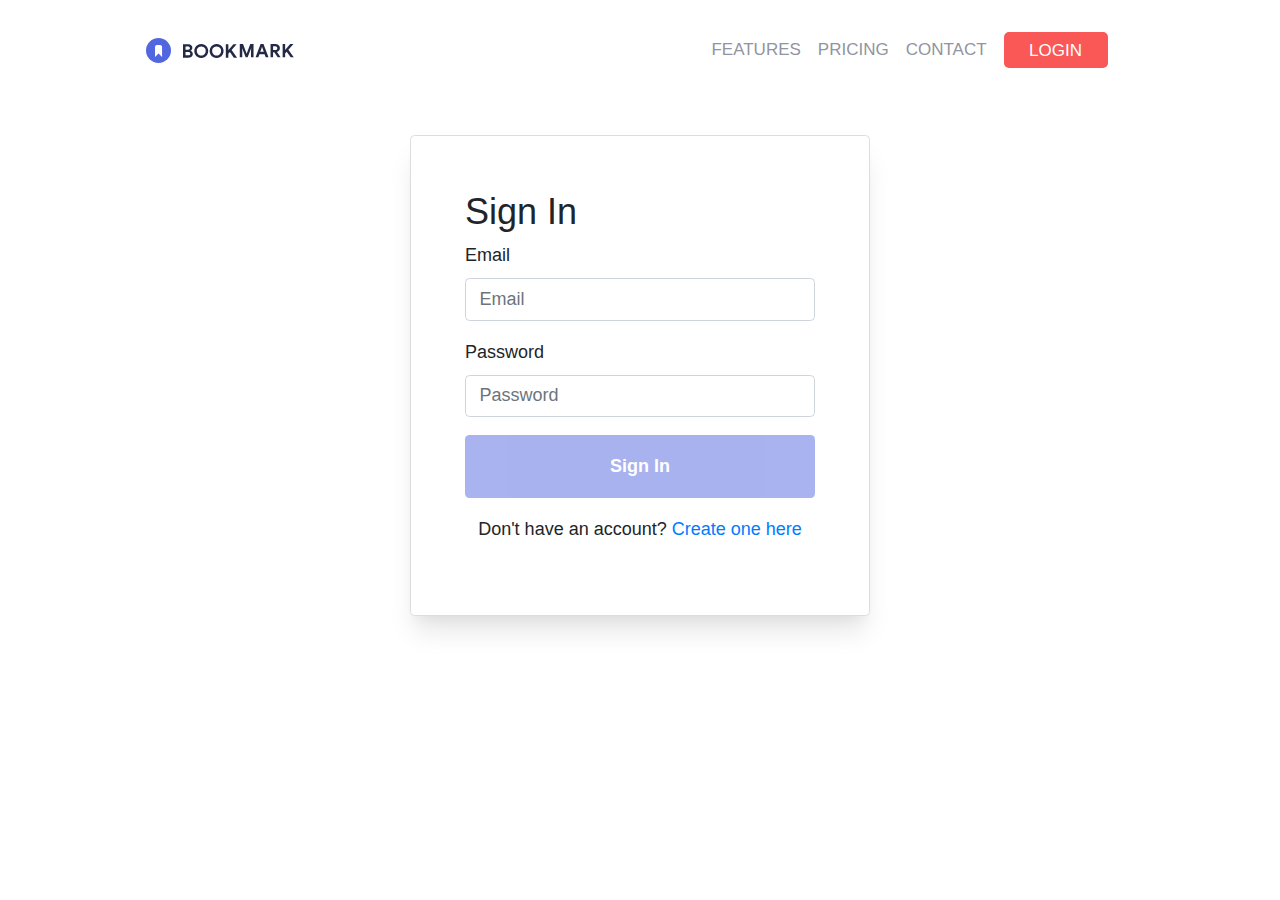
<file: login.html>
<!DOCTYPE html>
<html lang="en">
  <head>
    <meta charset="UTF-8" />
    <meta name="viewport" content="width=device-width, initial-scale=1.0" />
    <title>Login</title>
    <link
      rel="stylesheet"
      href="https://stackpath.bootstrapcdn.com/bootstrap/4.5.2/css/bootstrap.min.css"
      integrity="sha384-JcKb8q3iqJ61gNV9KGb8thSsNjpSL0n8PARn9HuZOnIxN0hoP+VmmDGMN5t9UJ0Z"
      crossorigin="anonymous"
    />
    <link rel="stylesheet" href="css/login.css">
  </head>
  <body>
    <header>
      <div class="logo">
        <a href="index.html">
          <svg width="148" height="25" xmlns="http://www.w3.org/2000/svg">
            <g fill="none" fill-rule="evenodd">
              <path
                d="M37 6.299h5.227c.746 0 1.434.155 2.062.466.629.311 1.123.735 1.484 1.27s.542 1.12.542 1.754c0 .672-.165 1.254-.495 1.746-.33.491-.762.868-1.297 1.129v.15c.697.248 1.25.643 1.661 1.185.41.541.616 1.191.616 1.95 0 .735-.196 1.385-.588 1.951a3.817 3.817 0 0 1-1.587 1.307c-.665.305-1.403.457-2.212.457H37V6.299zm5.04 5.45c.548 0 .986-.152 1.316-.457.33-.305.495-.688.495-1.148 0-.448-.159-.824-.476-1.13-.318-.304-.738-.457-1.26-.457H39.52v3.192h2.52zm.28 5.619c.61 0 1.086-.159 1.428-.476.342-.317.513-.731.513-1.241 0-.51-.174-.927-.522-1.251-.349-.324-.847-.485-1.494-.485H39.52v3.453h2.8zm12.927 2.595c-1.307 0-2.492-.308-3.556-.924a6.711 6.711 0 0 1-2.511-2.53c-.61-1.07-.915-2.246-.915-3.528 0-1.281.305-2.457.915-3.528a6.711 6.711 0 0 1 2.51-2.529C52.756 6.308 53.94 6 55.248 6c1.306 0 2.492.308 3.556.924a6.711 6.711 0 0 1 2.51 2.53c.61 1.07.915 2.246.915 3.527 0 1.282-.305 2.458-.915 3.528a6.711 6.711 0 0 1-2.51 2.53c-1.064.616-2.25.924-3.556.924zm0-2.39a4.52 4.52 0 0 0 2.258-.578 4.177 4.177 0 0 0 1.615-1.624c.392-.697.588-1.494.588-2.39 0-.896-.196-1.692-.588-2.389a4.177 4.177 0 0 0-1.615-1.624 4.52 4.52 0 0 0-2.258-.579 4.47 4.47 0 0 0-2.25.579 4.195 4.195 0 0 0-1.605 1.624c-.392.697-.588 1.493-.588 2.39 0 .895.196 1.692.588 2.389a4.195 4.195 0 0 0 1.605 1.624 4.47 4.47 0 0 0 2.25.578zm15.353 2.39c-1.307 0-2.492-.308-3.556-.924a6.711 6.711 0 0 1-2.51-2.53c-.61-1.07-.915-2.246-.915-3.528 0-1.281.305-2.457.914-3.528a6.711 6.711 0 0 1 2.511-2.529C68.108 6.308 69.294 6 70.6 6c1.307 0 2.492.308 3.556.924a6.711 6.711 0 0 1 2.51 2.53c.61 1.07.915 2.246.915 3.527 0 1.282-.305 2.458-.914 3.528a6.711 6.711 0 0 1-2.511 2.53c-1.064.616-2.25.924-3.556.924zm0-2.39a4.52 4.52 0 0 0 2.259-.578 4.177 4.177 0 0 0 1.614-1.624c.392-.697.588-1.494.588-2.39 0-.896-.196-1.692-.588-2.389a4.177 4.177 0 0 0-1.614-1.624 4.52 4.52 0 0 0-2.259-.579 4.47 4.47 0 0 0-2.25.579 4.195 4.195 0 0 0-1.605 1.624c-.392.697-.588 1.493-.588 2.39 0 .895.196 1.692.588 2.389a4.195 4.195 0 0 0 1.606 1.624 4.47 4.47 0 0 0 2.249.578zM79.83 6.3h2.52v5.73h.15l4.89-5.73h3.043v.149L85.6 11.973l5.338 7.542v.149h-3.08l-3.994-5.693-1.512 1.773v3.92h-2.52V6.299zM93.779 6h3.248l3.546 9.39h.15L104.268 6h3.267v13.365h-2.501v-6.589l.15-2.221h-.15l-3.398 8.81h-1.96l-3.416-8.81h-.149l.15 2.221v6.59h-2.483V6zm20.8 0h2.894l5.021 13.365h-2.781l-1.12-3.192h-5.115l-1.12 3.192h-2.781L114.579 6zm3.193 7.859l-1.176-3.36-.486-1.606h-.149l-.485 1.606-1.195 3.36h3.49zM124.553 6h4.872c.871 0 1.646.18 2.324.541.678.361 1.204.862 1.577 1.503.374.64.56 1.366.56 2.175 0 .858-.27 1.62-.812 2.286a4.617 4.617 0 0 1-2.044 1.447l-.018.13 3.584 5.134v.15h-2.894l-3.453-5.022h-1.176v5.021h-2.52V6zm4.853 6.03c.573 0 1.04-.175 1.4-.523.361-.349.542-.79.542-1.326 0-.51-.172-.945-.514-1.306-.342-.361-.806-.542-1.39-.542h-2.371v3.696h2.333zm7.23-6.03h2.52v5.73h.15l4.89-5.73h3.043v.15l-4.835 5.525 5.34 7.541v.15h-3.08l-3.996-5.694-1.512 1.773v3.92h-2.52V6z"
                fill="#242A45"
                fill-rule="nonzero"
              />
              <g>
                <circle fill="#5267DF" cx="12.5" cy="12.5" r="12.5" />
                <path
                  d="M9 9v10l3.54-3.44L16.078 19V9a2 2 0 0 0-2-2H11a2 2 0 0 0-2 2z"
                  fill="#FFF"
                />
              </g>
            </g>
          </svg>
        </a>
      </div>
      <div class="hamburger">
          <svg xmlns="http://www.w3.org/2000/svg" width="18" height="15">
            <path
              fill="#242A45"
              fill-rule="evenodd"
              d="M0 0h18v3H0V0zm0 6h18v3H0V6zm0 6h18v3H0v-3z"
            />
          </svg>
      </div>
      <nav>
        <ul class="nav">
          <li><a href="#" class="nav-links">FEATURES</a></li>
          <li><a href="#" class="nav-links">PRICING</a></li>
          <li><a href="#" class="nav-links">CONTACT</a></li>
          <li><a href="login.html" class="nav-links login">LOGIN</a></li>
        </ul>
      </nav>
    </header>
    <div class="modal">
      <div class="modal-container">
        <div class="modal-logo">
          <svg width="148" height="25" xmlns="http://www.w3.org/2000/svg">
            <g fill="none" fill-rule="evenodd">
              <path
                d="M37 6.299h5.227c.746 0 1.434.155 2.062.466.629.311 1.123.735 1.484 1.27s.542 1.12.542 1.754c0 .672-.165 1.254-.495 1.746-.33.491-.762.868-1.297 1.129v.15c.697.248 1.25.643 1.661 1.185.41.541.616 1.191.616 1.95 0 .735-.196 1.385-.588 1.951a3.817 3.817 0 0 1-1.587 1.307c-.665.305-1.403.457-2.212.457H37V6.299zm5.04 5.45c.548 0 .986-.152 1.316-.457.33-.305.495-.688.495-1.148 0-.448-.159-.824-.476-1.13-.318-.304-.738-.457-1.26-.457H39.52v3.192h2.52zm.28 5.619c.61 0 1.086-.159 1.428-.476.342-.317.513-.731.513-1.241 0-.51-.174-.927-.522-1.251-.349-.324-.847-.485-1.494-.485H39.52v3.453h2.8zm12.927 2.595c-1.307 0-2.492-.308-3.556-.924a6.711 6.711 0 0 1-2.511-2.53c-.61-1.07-.915-2.246-.915-3.528 0-1.281.305-2.457.915-3.528a6.711 6.711 0 0 1 2.51-2.529C52.756 6.308 53.94 6 55.248 6c1.306 0 2.492.308 3.556.924a6.711 6.711 0 0 1 2.51 2.53c.61 1.07.915 2.246.915 3.527 0 1.282-.305 2.458-.915 3.528a6.711 6.711 0 0 1-2.51 2.53c-1.064.616-2.25.924-3.556.924zm0-2.39a4.52 4.52 0 0 0 2.258-.578 4.177 4.177 0 0 0 1.615-1.624c.392-.697.588-1.494.588-2.39 0-.896-.196-1.692-.588-2.389a4.177 4.177 0 0 0-1.615-1.624 4.52 4.52 0 0 0-2.258-.579 4.47 4.47 0 0 0-2.25.579 4.195 4.195 0 0 0-1.605 1.624c-.392.697-.588 1.493-.588 2.39 0 .895.196 1.692.588 2.389a4.195 4.195 0 0 0 1.605 1.624 4.47 4.47 0 0 0 2.25.578zm15.353 2.39c-1.307 0-2.492-.308-3.556-.924a6.711 6.711 0 0 1-2.51-2.53c-.61-1.07-.915-2.246-.915-3.528 0-1.281.305-2.457.914-3.528a6.711 6.711 0 0 1 2.511-2.529C68.108 6.308 69.294 6 70.6 6c1.307 0 2.492.308 3.556.924a6.711 6.711 0 0 1 2.51 2.53c.61 1.07.915 2.246.915 3.527 0 1.282-.305 2.458-.914 3.528a6.711 6.711 0 0 1-2.511 2.53c-1.064.616-2.25.924-3.556.924zm0-2.39a4.52 4.52 0 0 0 2.259-.578 4.177 4.177 0 0 0 1.614-1.624c.392-.697.588-1.494.588-2.39 0-.896-.196-1.692-.588-2.389a4.177 4.177 0 0 0-1.614-1.624 4.52 4.52 0 0 0-2.259-.579 4.47 4.47 0 0 0-2.25.579 4.195 4.195 0 0 0-1.605 1.624c-.392.697-.588 1.493-.588 2.39 0 .895.196 1.692.588 2.389a4.195 4.195 0 0 0 1.606 1.624 4.47 4.47 0 0 0 2.249.578zM79.83 6.3h2.52v5.73h.15l4.89-5.73h3.043v.149L85.6 11.973l5.338 7.542v.149h-3.08l-3.994-5.693-1.512 1.773v3.92h-2.52V6.299zM93.779 6h3.248l3.546 9.39h.15L104.268 6h3.267v13.365h-2.501v-6.589l.15-2.221h-.15l-3.398 8.81h-1.96l-3.416-8.81h-.149l.15 2.221v6.59h-2.483V6zm20.8 0h2.894l5.021 13.365h-2.781l-1.12-3.192h-5.115l-1.12 3.192h-2.781L114.579 6zm3.193 7.859l-1.176-3.36-.486-1.606h-.149l-.485 1.606-1.195 3.36h3.49zM124.553 6h4.872c.871 0 1.646.18 2.324.541.678.361 1.204.862 1.577 1.503.374.64.56 1.366.56 2.175 0 .858-.27 1.62-.812 2.286a4.617 4.617 0 0 1-2.044 1.447l-.018.13 3.584 5.134v.15h-2.894l-3.453-5.022h-1.176v5.021h-2.52V6zm4.853 6.03c.573 0 1.04-.175 1.4-.523.361-.349.542-.79.542-1.326 0-.51-.172-.945-.514-1.306-.342-.361-.806-.542-1.39-.542h-2.371v3.696h2.333zm7.23-6.03h2.52v5.73h.15l4.89-5.73h3.043v.15l-4.835 5.525 5.34 7.541v.15h-3.08l-3.996-5.694-1.512 1.773v3.92h-2.52V6z"
                fill="#FFF"
                fill-rule="nonzero"
              />
              <g>
                <circle fill="#FFF" cx="12.5" cy="12.5" r="12.5" />
                <path
                  d="M9 9v10l3.54-3.44L16.078 19V9a2 2 0 0 0-2-2H11a2 2 0 0 0-2 2z"
                  fill="#000"
                />
              </g>
            </g>
          </svg>
          <svg
            class="close"
            xmlns="http://www.w3.org/2000/svg"
            width="16"
            height="15"
          >
            <path
              fill="#FFF"
              fill-rule="evenodd"
              d="M8 5.379L13.303.075l2.122 2.122L10.12 7.5l5.304 5.303-2.122 2.122L8 9.62l-5.303 5.304-2.122-2.122L5.88 7.5.575 2.197 2.697.075 8 5.38z"
            />
          </svg>
        </div>
        <ul class="modal-nav">
          <li><a href="#" class="modal-links">FEATURES</a></li>
          <li><a href="#" class="modal-links">PRICING</a></li>
          <li><a href="#" class="modal-links modal-contact">CONTACT</a></li>
          <li><a href="login.html" class="modal-links modal-login">LOGIN</a></li>
        </ul>
      </div>
    </div>
    <div class="container">
      <form action="#" class="form">
        <h2>Sign In</h2>
        <div class="form-group">
          <label for="email">Email</label>
          <input
            type="email"
            class="form-control"
            id="email"
            placeholder="Email"
          />
        </div>
        <div class="form-group">
          <label for="password">Password</label>
          <input
            type="password"
            class="form-control"
            id="password"
            placeholder="Password"
          />
        </div>

        <input type="submit" class="button" value="Sign In" />
      </form>
      <p class="signup">Don't have an account? <a href="signup.html">Create one here</a></p>
    </div>
    <script
      src="https://code.jquery.com/jquery-3.5.1.slim.min.js"
      integrity="sha384-DfXdz2htPH0lsSSs5nCTpuj/zy4C+OGpamoFVy38MVBnE+IbbVYUew+OrCXaRkfj"
      crossorigin="anonymous"
    ></script>
    <script
      src="https://cdn.jsdelivr.net/npm/popper.js@1.16.1/dist/umd/popper.min.js"
      integrity="sha384-9/reFTGAW83EW2RDu2S0VKaIzap3H66lZH81PoYlFhbGU+6BZp6G7niu735Sk7lN"
      crossorigin="anonymous"
    ></script>
    <script
      src="https://stackpath.bootstrapcdn.com/bootstrap/4.5.2/js/bootstrap.min.js"
      integrity="sha384-B4gt1jrGC7Jh4AgTPSdUtOBvfO8shuf57BaghqFfPlYxofvL8/KUEfYiJOMMV+rV"
      crossorigin="anonymous"
    ></script>
    <script src="js/login.js"></script>
    <script src="js/responsive.js"></script>
  </body>
</html>
</file>
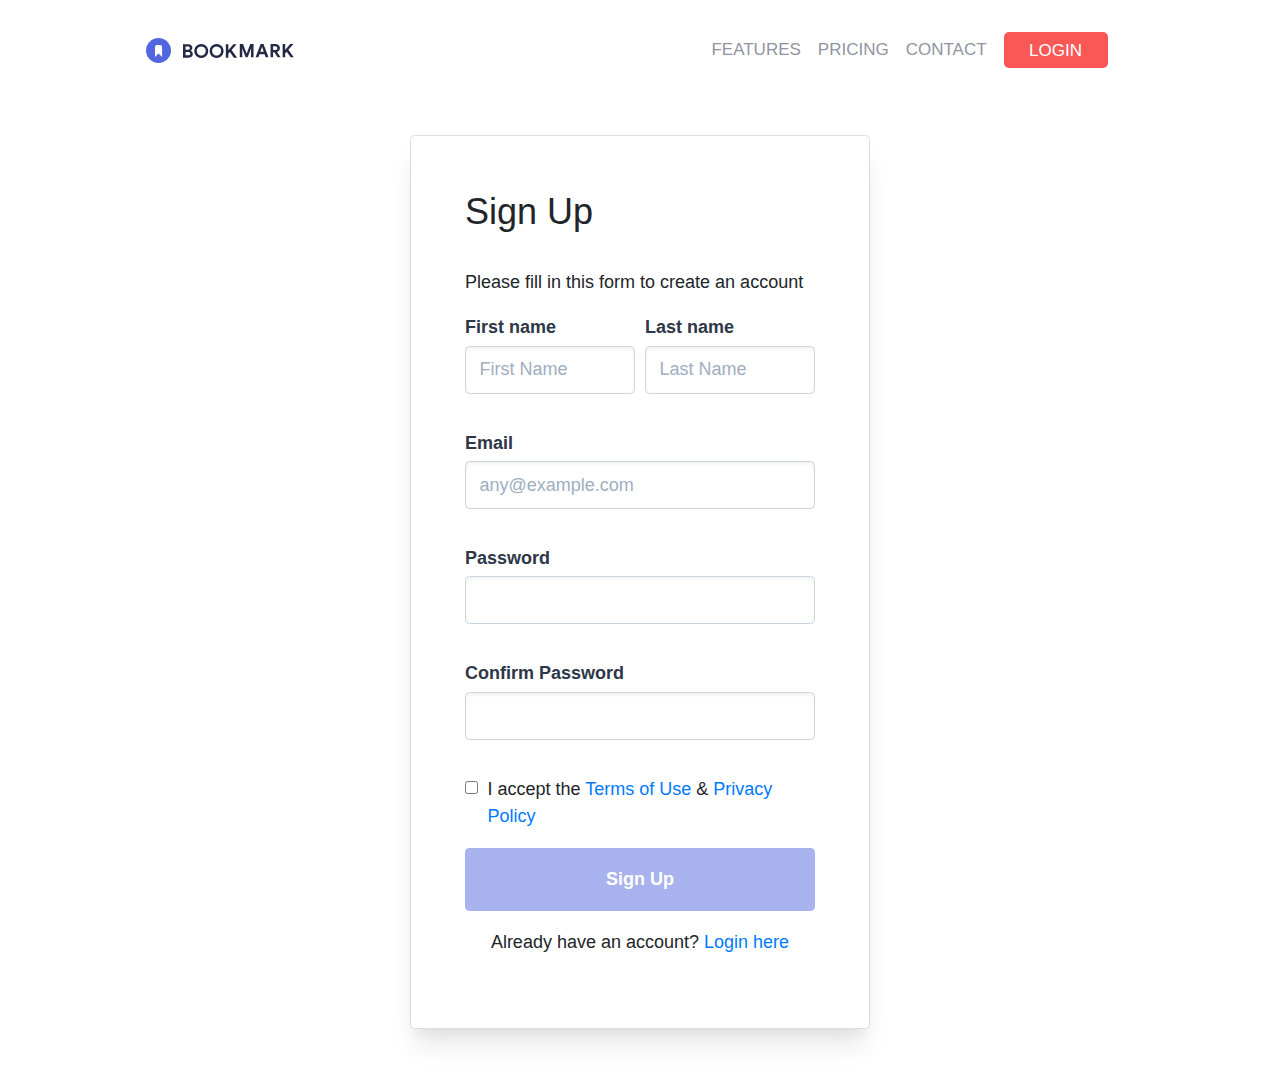
<file: signup.html>
<!DOCTYPE html>
<html lang="en">
  <head>
    <meta charset="UTF-8" />
    <meta name="viewport" content="width=device-width, initial-scale=1.0" />
    <title>Create Account</title>
    <link
      rel="stylesheet"
      href="https://stackpath.bootstrapcdn.com/bootstrap/4.5.2/css/bootstrap.min.css"
      integrity="sha384-JcKb8q3iqJ61gNV9KGb8thSsNjpSL0n8PARn9HuZOnIxN0hoP+VmmDGMN5t9UJ0Z"
      crossorigin="anonymous"
    />
    <link rel="stylesheet" href="css/signup.css" />
  </head>
  <body>
    <header>
      <div class="logo">
        <a href="index.html">
          <svg width="148" height="25" xmlns="http://www.w3.org/2000/svg">
            <g fill="none" fill-rule="evenodd">
              <path
                d="M37 6.299h5.227c.746 0 1.434.155 2.062.466.629.311 1.123.735 1.484 1.27s.542 1.12.542 1.754c0 .672-.165 1.254-.495 1.746-.33.491-.762.868-1.297 1.129v.15c.697.248 1.25.643 1.661 1.185.41.541.616 1.191.616 1.95 0 .735-.196 1.385-.588 1.951a3.817 3.817 0 0 1-1.587 1.307c-.665.305-1.403.457-2.212.457H37V6.299zm5.04 5.45c.548 0 .986-.152 1.316-.457.33-.305.495-.688.495-1.148 0-.448-.159-.824-.476-1.13-.318-.304-.738-.457-1.26-.457H39.52v3.192h2.52zm.28 5.619c.61 0 1.086-.159 1.428-.476.342-.317.513-.731.513-1.241 0-.51-.174-.927-.522-1.251-.349-.324-.847-.485-1.494-.485H39.52v3.453h2.8zm12.927 2.595c-1.307 0-2.492-.308-3.556-.924a6.711 6.711 0 0 1-2.511-2.53c-.61-1.07-.915-2.246-.915-3.528 0-1.281.305-2.457.915-3.528a6.711 6.711 0 0 1 2.51-2.529C52.756 6.308 53.94 6 55.248 6c1.306 0 2.492.308 3.556.924a6.711 6.711 0 0 1 2.51 2.53c.61 1.07.915 2.246.915 3.527 0 1.282-.305 2.458-.915 3.528a6.711 6.711 0 0 1-2.51 2.53c-1.064.616-2.25.924-3.556.924zm0-2.39a4.52 4.52 0 0 0 2.258-.578 4.177 4.177 0 0 0 1.615-1.624c.392-.697.588-1.494.588-2.39 0-.896-.196-1.692-.588-2.389a4.177 4.177 0 0 0-1.615-1.624 4.52 4.52 0 0 0-2.258-.579 4.47 4.47 0 0 0-2.25.579 4.195 4.195 0 0 0-1.605 1.624c-.392.697-.588 1.493-.588 2.39 0 .895.196 1.692.588 2.389a4.195 4.195 0 0 0 1.605 1.624 4.47 4.47 0 0 0 2.25.578zm15.353 2.39c-1.307 0-2.492-.308-3.556-.924a6.711 6.711 0 0 1-2.51-2.53c-.61-1.07-.915-2.246-.915-3.528 0-1.281.305-2.457.914-3.528a6.711 6.711 0 0 1 2.511-2.529C68.108 6.308 69.294 6 70.6 6c1.307 0 2.492.308 3.556.924a6.711 6.711 0 0 1 2.51 2.53c.61 1.07.915 2.246.915 3.527 0 1.282-.305 2.458-.914 3.528a6.711 6.711 0 0 1-2.511 2.53c-1.064.616-2.25.924-3.556.924zm0-2.39a4.52 4.52 0 0 0 2.259-.578 4.177 4.177 0 0 0 1.614-1.624c.392-.697.588-1.494.588-2.39 0-.896-.196-1.692-.588-2.389a4.177 4.177 0 0 0-1.614-1.624 4.52 4.52 0 0 0-2.259-.579 4.47 4.47 0 0 0-2.25.579 4.195 4.195 0 0 0-1.605 1.624c-.392.697-.588 1.493-.588 2.39 0 .895.196 1.692.588 2.389a4.195 4.195 0 0 0 1.606 1.624 4.47 4.47 0 0 0 2.249.578zM79.83 6.3h2.52v5.73h.15l4.89-5.73h3.043v.149L85.6 11.973l5.338 7.542v.149h-3.08l-3.994-5.693-1.512 1.773v3.92h-2.52V6.299zM93.779 6h3.248l3.546 9.39h.15L104.268 6h3.267v13.365h-2.501v-6.589l.15-2.221h-.15l-3.398 8.81h-1.96l-3.416-8.81h-.149l.15 2.221v6.59h-2.483V6zm20.8 0h2.894l5.021 13.365h-2.781l-1.12-3.192h-5.115l-1.12 3.192h-2.781L114.579 6zm3.193 7.859l-1.176-3.36-.486-1.606h-.149l-.485 1.606-1.195 3.36h3.49zM124.553 6h4.872c.871 0 1.646.18 2.324.541.678.361 1.204.862 1.577 1.503.374.64.56 1.366.56 2.175 0 .858-.27 1.62-.812 2.286a4.617 4.617 0 0 1-2.044 1.447l-.018.13 3.584 5.134v.15h-2.894l-3.453-5.022h-1.176v5.021h-2.52V6zm4.853 6.03c.573 0 1.04-.175 1.4-.523.361-.349.542-.79.542-1.326 0-.51-.172-.945-.514-1.306-.342-.361-.806-.542-1.39-.542h-2.371v3.696h2.333zm7.23-6.03h2.52v5.73h.15l4.89-5.73h3.043v.15l-4.835 5.525 5.34 7.541v.15h-3.08l-3.996-5.694-1.512 1.773v3.92h-2.52V6z"
                fill="#242A45"
                fill-rule="nonzero"
              />
              <g>
                <circle fill="#5267DF" cx="12.5" cy="12.5" r="12.5" />
                <path
                  d="M9 9v10l3.54-3.44L16.078 19V9a2 2 0 0 0-2-2H11a2 2 0 0 0-2 2z"
                  fill="#FFF"
                />
              </g>
            </g>
          </svg>
        </a>
      </div>
      <div class="hamburger">
          <svg xmlns="http://www.w3.org/2000/svg" width="18" height="15">
            <path
              fill="#242A45"
              fill-rule="evenodd"
              d="M0 0h18v3H0V0zm0 6h18v3H0V6zm0 6h18v3H0v-3z"
            />
          </svg>
      </div>
      <nav>
        <ul class="nav">
          <li><a href="#" class="nav-links">FEATURES</a></li>
          <li><a href="#" class="nav-links">PRICING</a></li>
          <li><a href="#" class="nav-links">CONTACT</a></li>
          <li><a href="login.html" class="nav-links login">LOGIN</a></li>
        </ul>
      </nav>
    </header>
    <div class="modal">
      <div class="modal-container">
        <div class="modal-logo">
          <svg width="148" height="25" xmlns="http://www.w3.org/2000/svg">
            <g fill="none" fill-rule="evenodd">
              <path
                d="M37 6.299h5.227c.746 0 1.434.155 2.062.466.629.311 1.123.735 1.484 1.27s.542 1.12.542 1.754c0 .672-.165 1.254-.495 1.746-.33.491-.762.868-1.297 1.129v.15c.697.248 1.25.643 1.661 1.185.41.541.616 1.191.616 1.95 0 .735-.196 1.385-.588 1.951a3.817 3.817 0 0 1-1.587 1.307c-.665.305-1.403.457-2.212.457H37V6.299zm5.04 5.45c.548 0 .986-.152 1.316-.457.33-.305.495-.688.495-1.148 0-.448-.159-.824-.476-1.13-.318-.304-.738-.457-1.26-.457H39.52v3.192h2.52zm.28 5.619c.61 0 1.086-.159 1.428-.476.342-.317.513-.731.513-1.241 0-.51-.174-.927-.522-1.251-.349-.324-.847-.485-1.494-.485H39.52v3.453h2.8zm12.927 2.595c-1.307 0-2.492-.308-3.556-.924a6.711 6.711 0 0 1-2.511-2.53c-.61-1.07-.915-2.246-.915-3.528 0-1.281.305-2.457.915-3.528a6.711 6.711 0 0 1 2.51-2.529C52.756 6.308 53.94 6 55.248 6c1.306 0 2.492.308 3.556.924a6.711 6.711 0 0 1 2.51 2.53c.61 1.07.915 2.246.915 3.527 0 1.282-.305 2.458-.915 3.528a6.711 6.711 0 0 1-2.51 2.53c-1.064.616-2.25.924-3.556.924zm0-2.39a4.52 4.52 0 0 0 2.258-.578 4.177 4.177 0 0 0 1.615-1.624c.392-.697.588-1.494.588-2.39 0-.896-.196-1.692-.588-2.389a4.177 4.177 0 0 0-1.615-1.624 4.52 4.52 0 0 0-2.258-.579 4.47 4.47 0 0 0-2.25.579 4.195 4.195 0 0 0-1.605 1.624c-.392.697-.588 1.493-.588 2.39 0 .895.196 1.692.588 2.389a4.195 4.195 0 0 0 1.605 1.624 4.47 4.47 0 0 0 2.25.578zm15.353 2.39c-1.307 0-2.492-.308-3.556-.924a6.711 6.711 0 0 1-2.51-2.53c-.61-1.07-.915-2.246-.915-3.528 0-1.281.305-2.457.914-3.528a6.711 6.711 0 0 1 2.511-2.529C68.108 6.308 69.294 6 70.6 6c1.307 0 2.492.308 3.556.924a6.711 6.711 0 0 1 2.51 2.53c.61 1.07.915 2.246.915 3.527 0 1.282-.305 2.458-.914 3.528a6.711 6.711 0 0 1-2.511 2.53c-1.064.616-2.25.924-3.556.924zm0-2.39a4.52 4.52 0 0 0 2.259-.578 4.177 4.177 0 0 0 1.614-1.624c.392-.697.588-1.494.588-2.39 0-.896-.196-1.692-.588-2.389a4.177 4.177 0 0 0-1.614-1.624 4.52 4.52 0 0 0-2.259-.579 4.47 4.47 0 0 0-2.25.579 4.195 4.195 0 0 0-1.605 1.624c-.392.697-.588 1.493-.588 2.39 0 .895.196 1.692.588 2.389a4.195 4.195 0 0 0 1.606 1.624 4.47 4.47 0 0 0 2.249.578zM79.83 6.3h2.52v5.73h.15l4.89-5.73h3.043v.149L85.6 11.973l5.338 7.542v.149h-3.08l-3.994-5.693-1.512 1.773v3.92h-2.52V6.299zM93.779 6h3.248l3.546 9.39h.15L104.268 6h3.267v13.365h-2.501v-6.589l.15-2.221h-.15l-3.398 8.81h-1.96l-3.416-8.81h-.149l.15 2.221v6.59h-2.483V6zm20.8 0h2.894l5.021 13.365h-2.781l-1.12-3.192h-5.115l-1.12 3.192h-2.781L114.579 6zm3.193 7.859l-1.176-3.36-.486-1.606h-.149l-.485 1.606-1.195 3.36h3.49zM124.553 6h4.872c.871 0 1.646.18 2.324.541.678.361 1.204.862 1.577 1.503.374.64.56 1.366.56 2.175 0 .858-.27 1.62-.812 2.286a4.617 4.617 0 0 1-2.044 1.447l-.018.13 3.584 5.134v.15h-2.894l-3.453-5.022h-1.176v5.021h-2.52V6zm4.853 6.03c.573 0 1.04-.175 1.4-.523.361-.349.542-.79.542-1.326 0-.51-.172-.945-.514-1.306-.342-.361-.806-.542-1.39-.542h-2.371v3.696h2.333zm7.23-6.03h2.52v5.73h.15l4.89-5.73h3.043v.15l-4.835 5.525 5.34 7.541v.15h-3.08l-3.996-5.694-1.512 1.773v3.92h-2.52V6z"
                fill="#FFF"
                fill-rule="nonzero"
              />
              <g>
                <circle fill="#FFF" cx="12.5" cy="12.5" r="12.5" />
                <path
                  d="M9 9v10l3.54-3.44L16.078 19V9a2 2 0 0 0-2-2H11a2 2 0 0 0-2 2z"
                  fill="#000"
                />
              </g>
            </g>
          </svg>
          <svg
            class="close"
            xmlns="http://www.w3.org/2000/svg"
            width="16"
            height="15"
          >
            <path
              fill="#FFF"
              fill-rule="evenodd"
              d="M8 5.379L13.303.075l2.122 2.122L10.12 7.5l5.304 5.303-2.122 2.122L8 9.62l-5.303 5.304-2.122-2.122L5.88 7.5.575 2.197 2.697.075 8 5.38z"
            />
          </svg>
        </div>
        <ul class="modal-nav">
          <li><a href="#" class="modal-links">FEATURES</a></li>
          <li><a href="#" class="modal-links">PRICING</a></li>
          <li><a href="#" class="modal-links modal-contact">CONTACT</a></li>
          <li><a href="login.html" class="modal-links modal-login">LOGIN</a></li>
        </ul>
      </div>
    </div>

    <div class="container">
      <h2 class="title">Sign Up</h2>
      <p>Please fill in this form to create an account</p>
      <form action="#" class="form">
        <div class="form-row">
          <div class="input-group form-group col-md-6">
            <label for="firstname" class="label">First name</label>
            <input
              id="firstname"
              placeholder="First Name"
              type="text"
              class="input name"
            />
            <span class="error-message"></span>
            <svg
              class="icon icon-success hidden hidden"
              xmlns="http://www.w3.org/2000/svg"
              viewBox="0 0 20 20"
              fill="currentColor"
            >
              <path
                fill-rule="evenodd"
                d="M10 18a8 8 0 100-16 8 8 0 000 16zm3.707-9.293a1 1 0 00-1.414-1.414L9 10.586 7.707 9.293a1 1 0 00-1.414 1.414l2 2a1 1 0 001.414 0l4-4z"
                clip-rule="evenodd"
              />
            </svg>

            <svg
              class="icon icon-error hidden"
              xmlns="http://www.w3.org/2000/svg"
              viewBox="0 0 20 20"
              fill="currentColor"
            >
              <path
                fill-rule="evenodd"
                d="M18 10a8 8 0 11-16 0 8 8 0 0116 0zm-7 4a1 1 0 11-2 0 1 1 0 012 0zm-1-9a1 1 0 00-1 1v4a1 1 0 102 0V6a1 1 0 00-1-1z"
                clip-rule="evenodd"
              />
            </svg>
          </div>

          <div class="input-group form-group col-md-6">
            <label for="lastname" class="label">Last name</label>
            <input
              id="lastname"
              placeholder="Last Name"
              type="text"
              class="input name"
            />
            <span class="error-message"></span>
            <svg
              class="icon icon-success hidden hidden"
              xmlns="http://www.w3.org/2000/svg"
              viewBox="0 0 20 20"
              fill="currentColor"
            >
              <path
                fill-rule="evenodd"
                d="M10 18a8 8 0 100-16 8 8 0 000 16zm3.707-9.293a1 1 0 00-1.414-1.414L9 10.586 7.707 9.293a1 1 0 00-1.414 1.414l2 2a1 1 0 001.414 0l4-4z"
                clip-rule="evenodd"
              />
            </svg>

            <svg
              class="icon icon-error hidden"
              xmlns="http://www.w3.org/2000/svg"
              viewBox="0 0 20 20"
              fill="currentColor"
            >
              <path
                fill-rule="evenodd"
                d="M18 10a8 8 0 11-16 0 8 8 0 0116 0zm-7 4a1 1 0 11-2 0 1 1 0 012 0zm-1-9a1 1 0 00-1 1v4a1 1 0 102 0V6a1 1 0 00-1-1z"
                clip-rule="evenodd"
              />
            </svg>
          </div>
        </div>

        <div class="input-group">
          <label for="email" class="label">Email</label>
          <input
            id="email"
            type="email"
            class="input"
            autocomplete
            placeholder="any@example.com"
          />
          <span class="error-message"></span>
          <svg
            class="icon icon-success hidden"
            xmlns="http://www.w3.org/2000/svg"
            viewBox="0 0 20 20"
            fill="currentColor"
          >
            <path
              fill-rule="evenodd"
              d="M10 18a8 8 0 100-16 8 8 0 000 16zm3.707-9.293a1 1 0 00-1.414-1.414L9 10.586 7.707 9.293a1 1 0 00-1.414 1.414l2 2a1 1 0 001.414 0l4-4z"
              clip-rule="evenodd"
            />
          </svg>

          <svg
            class="icon icon-error hidden"
            xmlns="http://www.w3.org/2000/svg"
            viewBox="0 0 20 20"
            fill="currentColor"
          >
            <path
              fill-rule="evenodd"
              d="M18 10a8 8 0 11-16 0 8 8 0 0116 0zm-7 4a1 1 0 11-2 0 1 1 0 012 0zm-1-9a1 1 0 00-1 1v4a1 1 0 102 0V6a1 1 0 00-1-1z"
              clip-rule="evenodd"
            />
          </svg>
        </div>

        <div class="input-group">
          <label for="password" class="label">Password</label>
          <input id="password" type="password" class="input" />
          <span class="error-message"></span>
          <svg
            class="icon icon-success hidden"
            xmlns="http://www.w3.org/2000/svg"
            viewBox="0 0 20 20"
            fill="currentColor"
          >
            <path
              fill-rule="evenodd"
              d="M10 18a8 8 0 100-16 8 8 0 000 16zm3.707-9.293a1 1 0 00-1.414-1.414L9 10.586 7.707 9.293a1 1 0 00-1.414 1.414l2 2a1 1 0 001.414 0l4-4z"
              clip-rule="evenodd"
            />
          </svg>

          <svg
            class="icon icon-error hidden"
            xmlns="http://www.w3.org/2000/svg"
            viewBox="0 0 20 20"
            fill="currentColor"
          >
            <path
              fill-rule="evenodd"
              d="M18 10a8 8 0 11-16 0 8 8 0 0116 0zm-7 4a1 1 0 11-2 0 1 1 0 012 0zm-1-9a1 1 0 00-1 1v4a1 1 0 102 0V6a1 1 0 00-1-1z"
              clip-rule="evenodd"
            />
          </svg>
        </div>

        <div class="input-group">
          <label for="password_confirmation" class="label"
            >Confirm Password</label
          >
          <input id="password_confirmation" type="password" class="input" />
          <span class="error-message"></span>
          <svg
            class="icon icon-success hidden"
            xmlns="http://www.w3.org/2000/svg"
            viewBox="0 0 20 20"
            fill="currentColor"
          >
            <path
              fill-rule="evenodd"
              d="M10 18a8 8 0 100-16 8 8 0 000 16zm3.707-9.293a1 1 0 00-1.414-1.414L9 10.586 7.707 9.293a1 1 0 00-1.414 1.414l2 2a1 1 0 001.414 0l4-4z"
              clip-rule="evenodd"
            />
          </svg>

          <svg
            class="icon icon-error hidden"
            xmlns="http://www.w3.org/2000/svg"
            viewBox="0 0 20 20"
            fill="currentColor"
          >
            <path
              fill-rule="evenodd"
              d="M18 10a8 8 0 11-16 0 8 8 0 0116 0zm-7 4a1 1 0 11-2 0 1 1 0 012 0zm-1-9a1 1 0 00-1 1v4a1 1 0 102 0V6a1 1 0 00-1-1z"
              clip-rule="evenodd"
            />
          </svg>
        </div>

        <div class="form-group">
          <div class="form-check">
            <input class="form-check-input" type="checkbox" id="gridCheck" />
            <label class="form-check-label" for="gridCheck">
              I accept the <a href="#">Terms of Use</a> &
              <a href="#">Privacy Policy</a>
            </label>
          </div>
        </div>

        <button class="button">Sign Up <span class="spinner"></span></button>
      </form>
      <p class="login-link">Already have an account? <a href="login.html">Login here</a></p>
    </div>

    <script
      src="https://code.jquery.com/jquery-3.5.1.slim.min.js"
      integrity="sha384-DfXdz2htPH0lsSSs5nCTpuj/zy4C+OGpamoFVy38MVBnE+IbbVYUew+OrCXaRkfj"
      crossorigin="anonymous"
    ></script>
    <script
      src="https://cdn.jsdelivr.net/npm/popper.js@1.16.1/dist/umd/popper.min.js"
      integrity="sha384-9/reFTGAW83EW2RDu2S0VKaIzap3H66lZH81PoYlFhbGU+6BZp6G7niu735Sk7lN"
      crossorigin="anonymous"
    ></script>
    <script
      src="https://stackpath.bootstrapcdn.com/bootstrap/4.5.2/js/bootstrap.min.js"
      integrity="sha384-B4gt1jrGC7Jh4AgTPSdUtOBvfO8shuf57BaghqFfPlYxofvL8/KUEfYiJOMMV+rV"
      crossorigin="anonymous"
    ></script>

    <script src="js/signup.js"></script>
    <script src="js/responsive.js"></script>
  </body>
</html>
</file>
<file: css/login.css>
* {
  padding: 0;
  margin: 0;
  box-sizing: border-box;
}

html {
  font-family: "Rubik", Arial, Helvetica, sans-serif;
  font-size: 18px;
}
li {
  list-style-type: none;
}
header {
  display: flex;
  width: 80%;
  margin: 1em auto;
  max-width: 1040px;
  padding: 1em;
}
.hamburger {
  display: none;
}
.modal {
  display: none;
}
nav {
  margin-left: auto;
  padding-right: 1em;
}
.nav {
  display: flex;
}
.nav-links {
  text-decoration: none;
  margin: 0 0.5em;
  color: hsl(229, 8%, 60%);
  font-size: 17px;
}
.nav-links:hover {
  color: hsl(0, 94%, 66%);
}
.login {
  background-color: hsl(0, 94%, 66%);
  color: white;
  padding: 0.5em 1.5em;
  border-radius: 5px;
}
.login:hover {
  background-color: white;
  color: hsl(0, 94%, 66%);
  border: 1px solid hsl(0, 94%, 66%);
  padding: 0.4em 1.4em;
}

@media (max-width: 870px) {
  header {
    display: flex;
    width: 90%;
    margin: 2em auto;
  }
  nav {
    display: none;
  }
  .hamburger {
    margin-left: auto;
    display: unset;
  }

  .modal {
    display: none; /* Hidden by default */
    position: fixed; /* Stay in place */
    z-index: 1; /* Sit on top */
    left: 0;
    top: 0;
    width: 100%; /* Full width */
    height: 100vh; /* Full height */
    overflow: auto; /* Enable scroll if needed */
    background-color: rgb(0, 0, 0); /* Fallback color */
    background-color: rgba(0, 0, 0, 0.8);
    padding: 2em 0;
  }
  .modal-container {
    display: flex;
    flex-direction: column;
    width: 80%;
    margin: auto;
  }
  .modal-logo {
    margin-bottom: 1em;
    display: flex;
  }
  .close {
    margin-left: auto;
  }
  .modal-nav li {
    margin: 0.5em auto;
  }
  .modal-links {
    color: white;
    text-decoration: none;
    display: block;
    border-top: 1px solid white;
    padding-top: 0.5em;
    text-align: center;
    font-weight: bold;
    letter-spacing: 2px;
  }
  .modal-contact {
    border-bottom: 1px solid white;
    padding-bottom: 0.5em;
  }
  .modal-login {
    width: 98%;
    padding: 1em;
    margin: 1em auto;
    border: 3px solid white;
    border-radius: 10px;
  }
}

* {
  box-sizing: border-box;
}

body {
  background-color:white;
}

.container {
  width: 80%;
  max-width: 460px;
  margin: 3rem auto;
  padding: 3rem;
  border: 1px solid #ddd;
  border-radius: 0.25rem;
  background-color: white;
  box-shadow: 0 20px 25px -5px rgba(0, 0, 0, 0.1),
    0 10px 10px -5px rgba(0, 0, 0, 0.04);
}

.button {
  background-color:hsl(231, 69%, 60%);
  padding: 1rem 2rem;
  border: none;
  border-radius: 0.25rem;
  color: white;
  font-weight: bold;
  display: block;
  width: 100%;
  text-align: center;
  cursor: pointer;
}
.button:hover {
  filter: brightness(110%);
}
.button:disabled {
  opacity: 0.5;
}
.signup {
  margin: 1em auto;
  text-align: center;
}
</file>
<file: css/signup.css>
* {
  padding: 0;
  margin: 0;
  box-sizing: border-box;
}

html {
  font-family: "Rubik", Arial, Helvetica, sans-serif;
  font-size: 18px;
}
li {
  list-style-type: none;
}
header {
  display: flex;
  width: 80%;
  margin: 1em auto;
  max-width: 1040px;
  padding: 1em;
}
.hamburger {
  display: none;
}
.modal {
  display: none;
}
nav {
  margin-left: auto;
  padding-right: 1em;
}
.nav {
  display: flex;
}
.nav-links {
  text-decoration: none;
  margin: 0 0.5em;
  color: hsl(229, 8%, 60%);
  font-size: 17px;
}
.nav-links:hover {
  color: hsl(0, 94%, 66%);
}
.login {
  background-color: hsl(0, 94%, 66%);
  color: white;
  padding: 0.5em 1.5em;
  border-radius: 5px;
}
.login:hover {
  background-color: white;
  color: hsl(0, 94%, 66%);
  border: 1px solid hsl(0, 94%, 66%);
  padding: 0.4em 1.4em;
}

@media (max-width: 870px) {
  header {
    display: flex;
    width: 90%;
    margin: 2em auto;
  }
  nav {
    display: none;
  }
  .hamburger {
    margin-left: auto;
    display: unset;
  }

  .modal {
    display: none; /* Hidden by default */
    position: fixed; /* Stay in place */
    z-index: 1; /* Sit on top */
    left: 0;
    top: 0;
    width: 100%; /* Full width */
    height: 100vh; /* Full height */
    overflow: auto; /* Enable scroll if needed */
    background-color: rgb(0, 0, 0); /* Fallback color */
    background-color: rgba(0, 0, 0, 0.8);
    padding: 2em 0;
  }
  .modal-container {
    display: flex;
    flex-direction: column;
    width: 80%;
    margin: auto;
  }
  .modal-logo {
    margin-bottom: 1em;
    display: flex;
  }
  .close {
    margin-left: auto;
  }
  .modal-nav li {
    margin: 0.5em auto;
  }
  .modal-links {
    color: white;
    text-decoration: none;
    display: block;
    border-top: 1px solid white;
    padding-top: 0.5em;
    text-align: center;
    font-weight: bold;
    letter-spacing: 2px;
  }
  .modal-contact {
    border-bottom: 1px solid white;
    padding-bottom: 0.5em;
  }
  .modal-login {
    width: 98%;
    padding: 1em;
    margin: 1em auto;
    border: 3px solid white;
    border-radius: 10px;
  }
}

body {
  background-color: white;
}

.title {
  margin-bottom: 2rem;
}

.hidden {
  display: none;
}

.icon {
  width: 24px;
  height: 24px;
  position: absolute;
  top: 38px;
  right: 10px;
  pointer-events: none;
  z-index: 2;
}
.icon-success {
  fill: green;
}

.icon-error {
  fill: red;
}

.container {
  width: 80%;
  max-width: 460px;
  margin: 3rem auto;
  padding: 3rem;
  border: 1px solid #ddd;
  border-radius: 0.25rem;
  background-color: white;
  box-shadow: 0 20px 25px -5px rgba(0, 0, 0, 0.1),
    0 10px 10px -5px rgba(0, 0, 0, 0.04);
}

.label {
  font-weight: bold;
  display: block;
  color: #333;
  margin-bottom: 0.25rem;
  color: #2d3748;
}

.input {
  appearance: none;
  display: block;
  width: 100%;
  color: #2d3748;
  border: 1px solid #cbd5e0;
  line-height: 1.25;
  background-color: white;
  padding: 0.65rem 0.75rem;
  border-radius: 0.25rem;
  box-shadow: inset 0 2px 4px 0 rgba(0, 0, 0, 0.06);
}
.input::placeholder {
  color: #a0aec0;
}

.input-error {
  border: 1px solid red;
}
.input-error:focus {
  border: 1px solid red;
}

.input:focus {
  outline: none;
  border: 1px solid #a0aec0;
  box-shadow: 0 1px 3px 0 rgba(0, 0, 0, 0.1), 0 1px 2px 0 rgba(0, 0, 0, 0.06);
  background-clip: padding-box;
}

.input-group {
  margin-bottom: 2rem;
  position: relative;
}

.error-message {
  font-size: 0.85rem;
  color: red;
}

.button {
  background-color: hsl(231, 69%, 60%);
  padding: 1rem 2rem;
  border: none;
  border-radius: 0.25rem;
  color: white;
  font-weight: bold;
  display: block;
  width: 100%;
  text-align: center;
  cursor: pointer;
  margin-top: 1em;
}
.button:hover {
  filter: brightness(110%);
}
.button:disabled {
  opacity: 0.5;
}

.login-link {
  text-align: center;
  margin: 1em auto;
}
</file>
